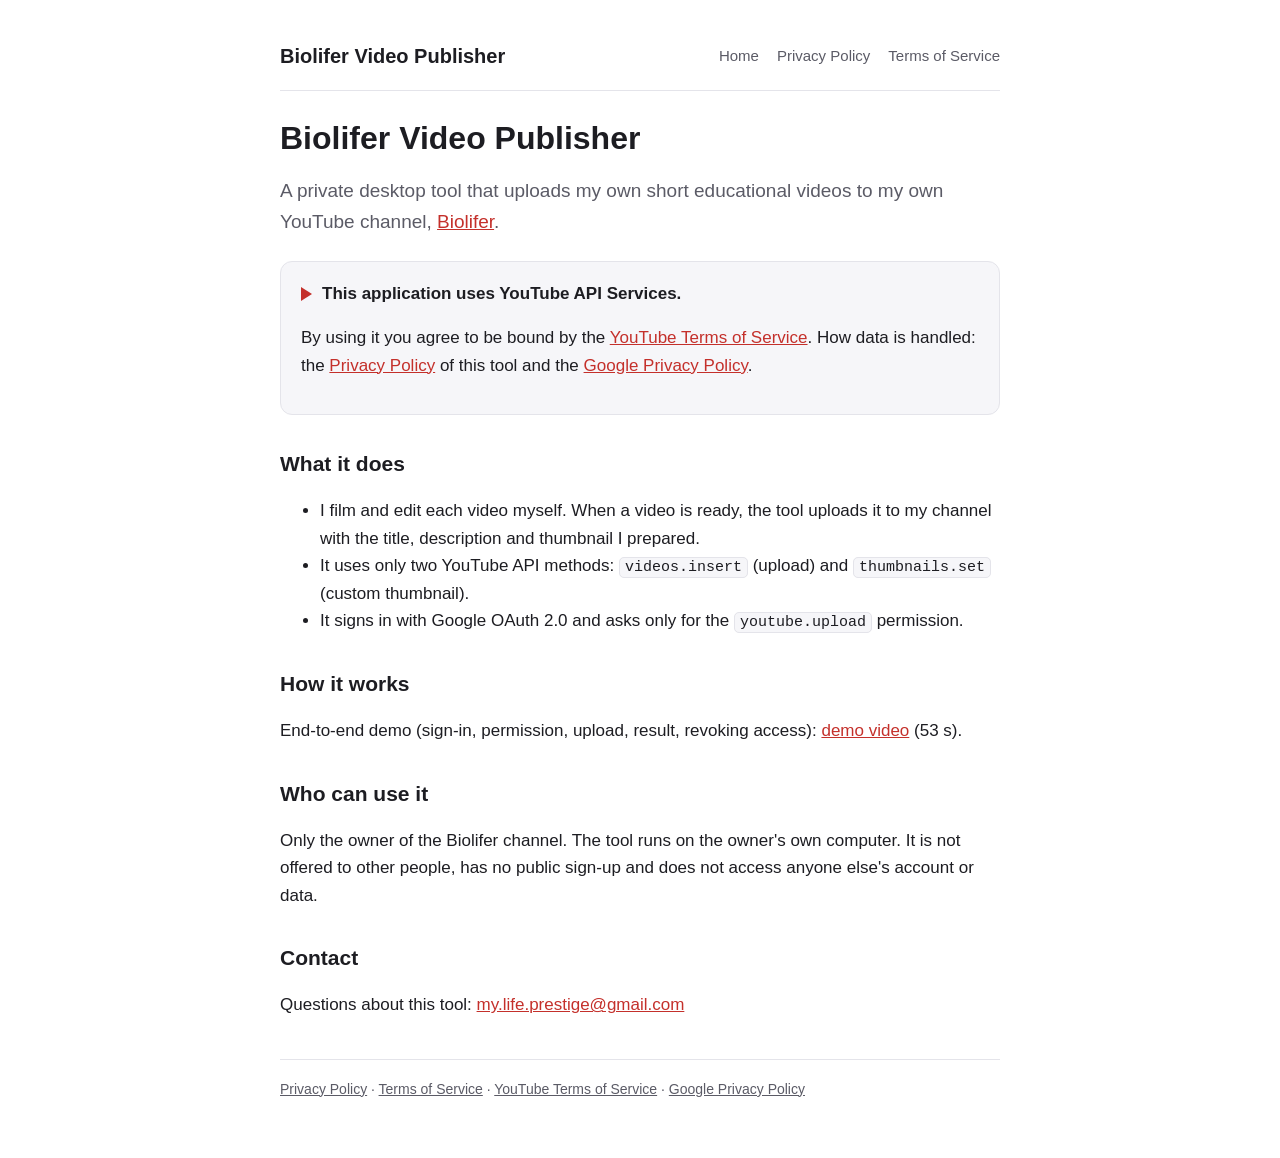
<file: index.html>
<!doctype html>
<html lang="en">
<head>
<meta charset="utf-8">
<meta name="viewport" content="width=device-width, initial-scale=1">
<title>Biolifer Video Publisher</title>
<meta name="description" content="A private desktop tool that uploads the Biolifer channel owner's own videos to the Biolifer YouTube channel using YouTube API Services.">
<link rel="stylesheet" href="style.css">
</head>
<body>
<div class="wrap">
<header>
  <a class="brand" href="./">Biolifer Video Publisher</a>
  <nav><a href="./">Home</a><a href="privacy.html">Privacy Policy</a><a href="terms.html">Terms of Service</a></nav>
</header>

<h1>Biolifer Video Publisher</h1>
<p class="lead">A private desktop tool that uploads my own short educational videos to my own YouTube channel, <a href="https://www.youtube.com/@Biolifer">Biolifer</a>.</p>

<div class="card">
  <p class="yt"><i></i>This application uses YouTube API Services.</p>
  <p>By using it you agree to be bound by the <a href="https://www.youtube.com/t/terms">YouTube Terms of Service</a>. How data is handled: the <a href="privacy.html">Privacy Policy</a> of this tool and the <a href="https://policies.google.com/privacy">Google Privacy Policy</a>.</p>
</div>

<h2>What it does</h2>
<ul>
  <li>I film and edit each video myself. When a video is ready, the tool uploads it to my channel with the title, description and thumbnail I prepared.</li>
  <li>It uses only two YouTube API methods: <code>videos.insert</code> (upload) and <code>thumbnails.set</code> (custom thumbnail).</li>
  <li>It signs in with Google OAuth 2.0 and asks only for the <code>youtube.upload</code> permission.</li>
</ul>

<h2>How it works</h2>
<p>End-to-end demo (sign-in, permission, upload, result, revoking access): <a href="demo/end-to-end-demo.mp4">demo video</a> (53 s).</p>

<h2>Who can use it</h2>
<p>Only the owner of the Biolifer channel. The tool runs on the owner's own computer. It is not offered to other people, has no public sign-up and does not access anyone else's account or data.</p>

<h2>Contact</h2>
<p>Questions about this tool: <a href="mailto:my.life.prestige@gmail.com">my.life.prestige@gmail.com</a></p>

<footer>
  <a href="privacy.html">Privacy Policy</a> · <a href="terms.html">Terms of Service</a> · <a href="https://www.youtube.com/t/terms">YouTube Terms of Service</a> · <a href="https://policies.google.com/privacy">Google Privacy Policy</a>
</footer>
</div>
</body>
</html>
</file>
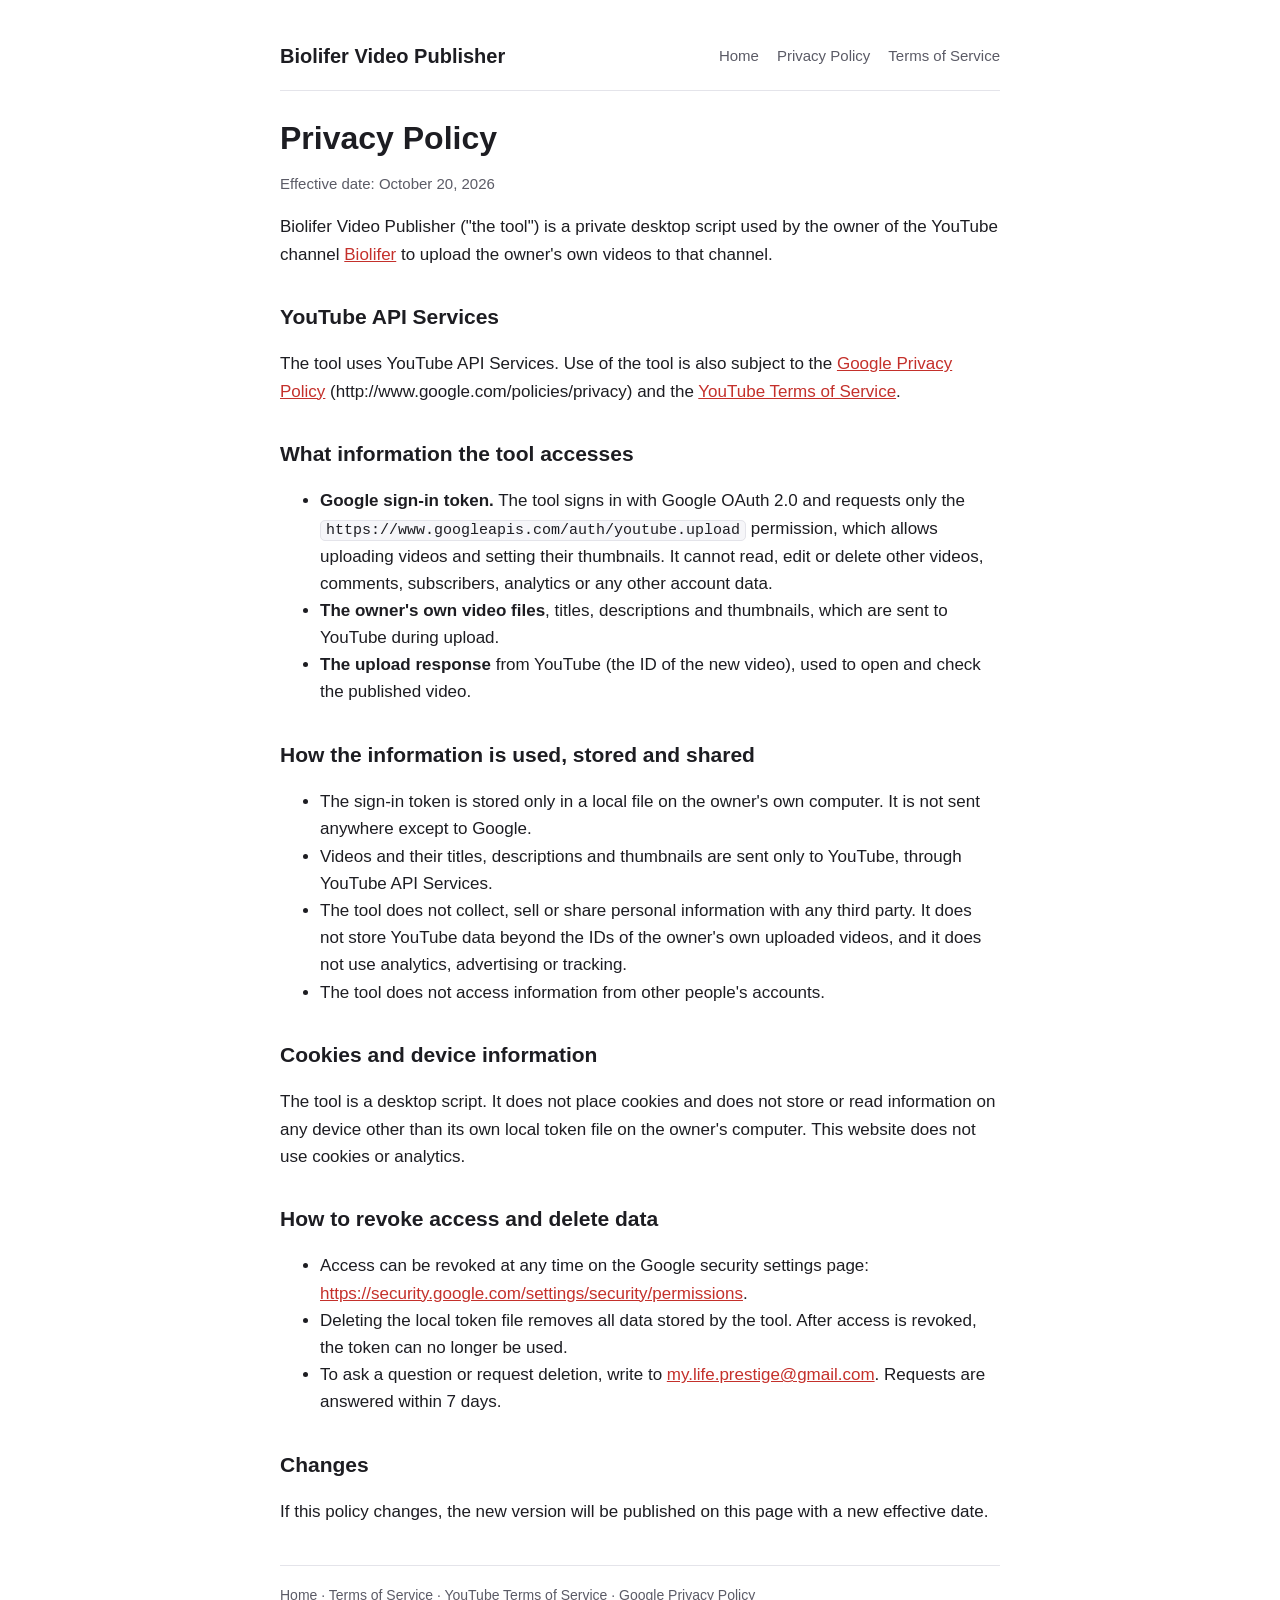
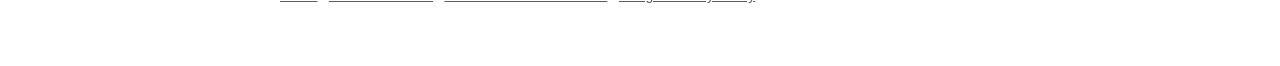
<file: privacy.html>
<!doctype html>
<html lang="en">
<head>
<meta charset="utf-8">
<meta name="viewport" content="width=device-width, initial-scale=1">
<title>Privacy Policy — Biolifer Video Publisher</title>
<link rel="stylesheet" href="style.css">
</head>
<body>
<div class="wrap">
<header>
  <a class="brand" href="./">Biolifer Video Publisher</a>
  <nav><a href="./">Home</a><a href="privacy.html">Privacy Policy</a><a href="terms.html">Terms of Service</a></nav>
</header>

<h1>Privacy Policy</h1>
<p class="muted">Effective date: October 20, 2026</p>

<p>Biolifer Video Publisher ("the tool") is a private desktop script used by the owner of the YouTube channel <a href="https://www.youtube.com/@Biolifer">Biolifer</a> to upload the owner's own videos to that channel.</p>

<h2>YouTube API Services</h2>
<p>The tool uses YouTube API Services. Use of the tool is also subject to the <a href="https://policies.google.com/privacy">Google Privacy Policy</a> (http://www.google.com/policies/privacy) and the <a href="https://www.youtube.com/t/terms">YouTube Terms of Service</a>.</p>

<h2>What information the tool accesses</h2>
<ul>
  <li><strong>Google sign-in token.</strong> The tool signs in with Google OAuth 2.0 and requests only the <code>https://www.googleapis.com/auth/youtube.upload</code> permission, which allows uploading videos and setting their thumbnails. It cannot read, edit or delete other videos, comments, subscribers, analytics or any other account data.</li>
  <li><strong>The owner's own video files</strong>, titles, descriptions and thumbnails, which are sent to YouTube during upload.</li>
  <li><strong>The upload response</strong> from YouTube (the ID of the new video), used to open and check the published video.</li>
</ul>

<h2>How the information is used, stored and shared</h2>
<ul>
  <li>The sign-in token is stored only in a local file on the owner's own computer. It is not sent anywhere except to Google.</li>
  <li>Videos and their titles, descriptions and thumbnails are sent only to YouTube, through YouTube API Services.</li>
  <li>The tool does not collect, sell or share personal information with any third party. It does not store YouTube data beyond the IDs of the owner's own uploaded videos, and it does not use analytics, advertising or tracking.</li>
  <li>The tool does not access information from other people's accounts.</li>
</ul>

<h2>Cookies and device information</h2>
<p>The tool is a desktop script. It does not place cookies and does not store or read information on any device other than its own local token file on the owner's computer. This website does not use cookies or analytics.</p>

<h2>How to revoke access and delete data</h2>
<ul>
  <li>Access can be revoked at any time on the Google security settings page: <a href="https://security.google.com/settings/security/permissions">https://security.google.com/settings/security/permissions</a>.</li>
  <li>Deleting the local token file removes all data stored by the tool. After access is revoked, the token can no longer be used.</li>
  <li>To ask a question or request deletion, write to <a href="mailto:my.life.prestige@gmail.com">my.life.prestige@gmail.com</a>. Requests are answered within 7 days.</li>
</ul>

<h2>Changes</h2>
<p>If this policy changes, the new version will be published on this page with a new effective date.</p>

<footer>
  <a href="./">Home</a> · <a href="terms.html">Terms of Service</a> · <a href="https://www.youtube.com/t/terms">YouTube Terms of Service</a> · <a href="https://policies.google.com/privacy">Google Privacy Policy</a>
</footer>
</div>
</body>
</html>
</file>
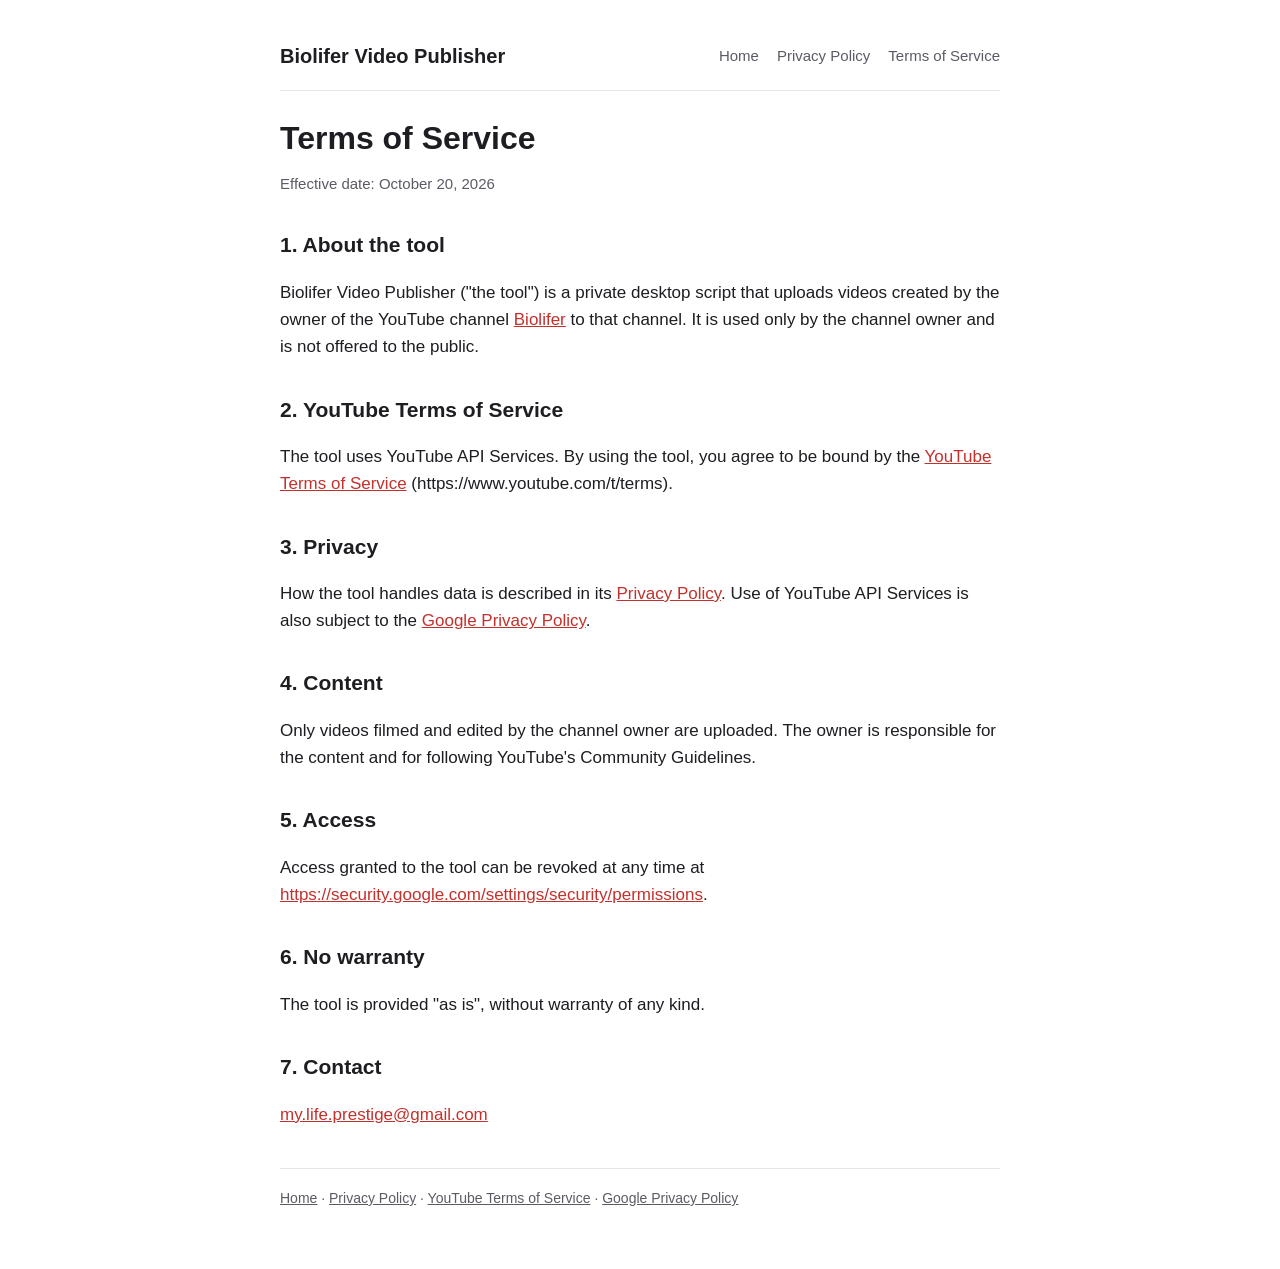
<file: terms.html>
<!doctype html>
<html lang="en">
<head>
<meta charset="utf-8">
<meta name="viewport" content="width=device-width, initial-scale=1">
<title>Terms of Service — Biolifer Video Publisher</title>
<link rel="stylesheet" href="style.css">
</head>
<body>
<div class="wrap">
<header>
  <a class="brand" href="./">Biolifer Video Publisher</a>
  <nav><a href="./">Home</a><a href="privacy.html">Privacy Policy</a><a href="terms.html">Terms of Service</a></nav>
</header>

<h1>Terms of Service</h1>
<p class="muted">Effective date: October 20, 2026</p>

<h2>1. About the tool</h2>
<p>Biolifer Video Publisher ("the tool") is a private desktop script that uploads videos created by the owner of the YouTube channel <a href="https://www.youtube.com/@Biolifer">Biolifer</a> to that channel. It is used only by the channel owner and is not offered to the public.</p>

<h2>2. YouTube Terms of Service</h2>
<p>The tool uses YouTube API Services. By using the tool, you agree to be bound by the <a href="https://www.youtube.com/t/terms">YouTube Terms of Service</a> (https://www.youtube.com/t/terms).</p>

<h2>3. Privacy</h2>
<p>How the tool handles data is described in its <a href="privacy.html">Privacy Policy</a>. Use of YouTube API Services is also subject to the <a href="https://policies.google.com/privacy">Google Privacy Policy</a>.</p>

<h2>4. Content</h2>
<p>Only videos filmed and edited by the channel owner are uploaded. The owner is responsible for the content and for following YouTube's Community Guidelines.</p>

<h2>5. Access</h2>
<p>Access granted to the tool can be revoked at any time at <a href="https://security.google.com/settings/security/permissions">https://security.google.com/settings/security/permissions</a>.</p>

<h2>6. No warranty</h2>
<p>The tool is provided "as is", without warranty of any kind.</p>

<h2>7. Contact</h2>
<p><a href="mailto:my.life.prestige@gmail.com">my.life.prestige@gmail.com</a></p>

<footer>
  <a href="./">Home</a> · <a href="privacy.html">Privacy Policy</a> · <a href="https://www.youtube.com/t/terms">YouTube Terms of Service</a> · <a href="https://policies.google.com/privacy">Google Privacy Policy</a>
</footer>
</div>
</body>
</html>
</file>
<file: style.css>
:root{--bg:#ffffff;--text:#1d1d22;--muted:#5b5b66;--line:#e4e4ea;--accent:#c4302b;--card:#f6f6f9}
*{box-sizing:border-box}
body{margin:0;background:var(--bg);color:var(--text);font:17px/1.6 -apple-system,"Segoe UI",Roboto,Arial,sans-serif}
.wrap{max-width:760px;margin:0 auto;padding:40px 20px 60px}
header{display:flex;flex-wrap:wrap;gap:12px 24px;align-items:center;justify-content:space-between;border-bottom:1px solid var(--line);padding-bottom:18px;margin-bottom:28px}
.brand{font-weight:800;font-size:20px;color:var(--text);text-decoration:none}
nav a{color:var(--muted);text-decoration:none;margin-left:18px;font-size:15px}
nav a:first-child{margin-left:0}
nav a:hover,a:hover{color:var(--accent)}
h1{font-size:32px;line-height:1.2;margin:0 0 12px}
h2{font-size:21px;margin:32px 0 8px}
.lead{font-size:19px;color:var(--muted)}
.card{background:var(--card);border:1px solid var(--line);border-radius:12px;padding:18px 20px;margin:24px 0}
.yt{display:flex;align-items:center;gap:10px;font-weight:700;margin-top:0}
.yt i{display:inline-block;width:0;height:0;border-left:11px solid var(--accent);border-top:7px solid transparent;border-bottom:7px solid transparent}
a{color:var(--accent)}
code{background:var(--card);border:1px solid var(--line);border-radius:5px;padding:1px 5px;font-size:15px}
footer{border-top:1px solid var(--line);margin-top:40px;padding-top:18px;font-size:14px;color:var(--muted)}
footer a{color:var(--muted)}
.muted{color:var(--muted);font-size:15px}
</file>
